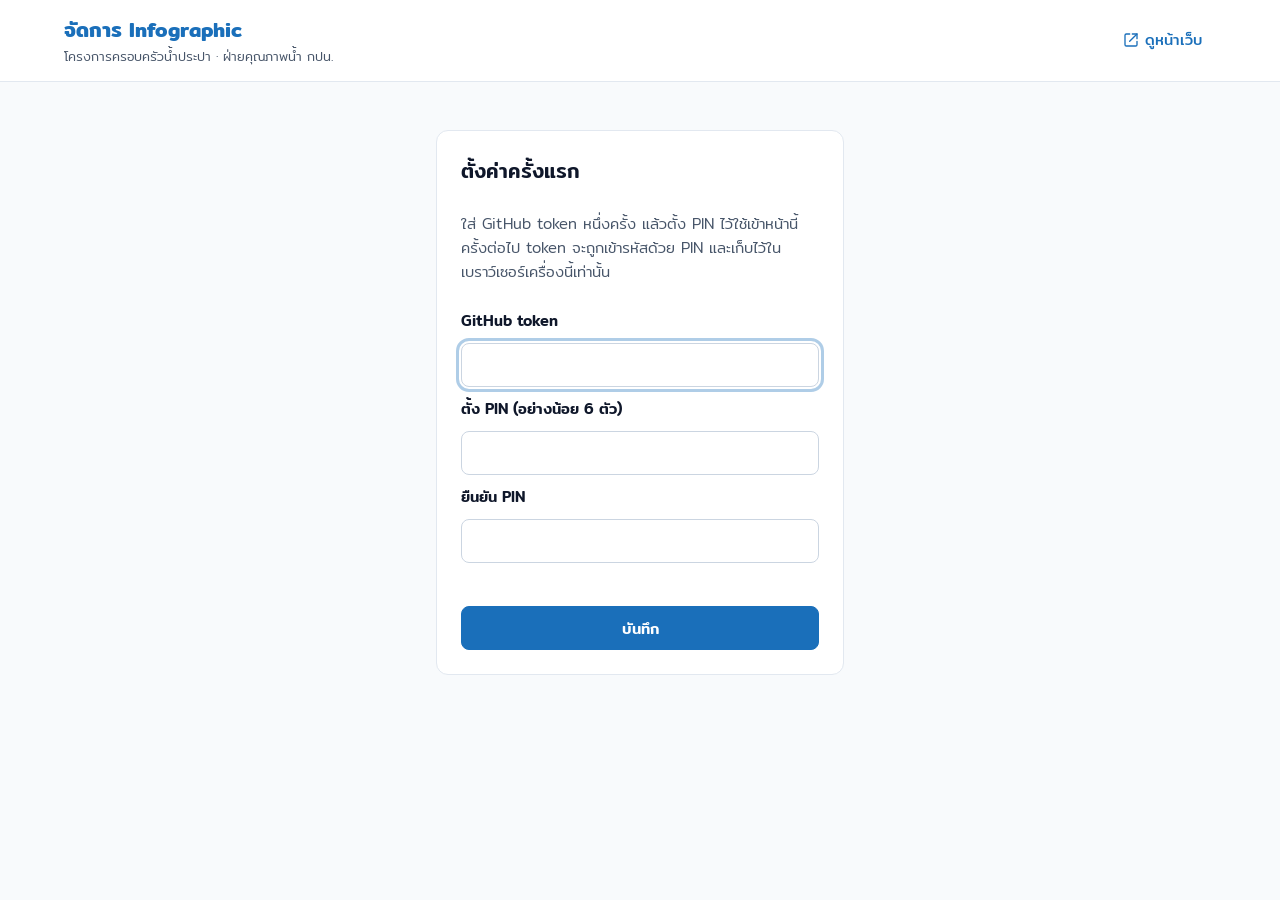
<file: admin.html>
<!DOCTYPE html>
<html lang="th">
<head>
  <meta charset="UTF-8">
  <meta name="viewport" content="width=device-width, initial-scale=1">
  <meta name="robots" content="noindex, nofollow">
  <title>จัดการ Infographic</title>
  <link rel="shortcut icon" href="assets/images/th-full-96x96.png" type="image/x-icon">
  <link rel="preconnect" href="https://fonts.googleapis.com">
  <link href="https://fonts.googleapis.com/css2?family=Mitr:wght@300;400;500;600&display=swap" rel="stylesheet">
  <link rel="stylesheet" href="assets/admin/admin.css">
</head>
<body>
  <header class="topbar">
    <div class="topbar-inner">
      <div class="brand">
        <span class="brand-title">จัดการ Infographic</span>
        <span class="brand-sub">โครงการครอบครัวน้ำประปา · ฝ่ายคุณภาพน้ำ กปน.</span>
      </div>
      <div class="topbar-actions">
        <a class="link-btn" href="index.html" target="_blank" rel="noopener">
          <svg width="16" height="16" viewBox="0 0 24 24" fill="none" stroke="currentColor" stroke-width="2" stroke-linecap="round" stroke-linejoin="round" aria-hidden="true"><path d="M14 3h7v7"/><path d="M10 14 21 3"/><path d="M21 14v5a2 2 0 0 1-2 2H5a2 2 0 0 1-2-2V5a2 2 0 0 1 2-2h5"/></svg>
          ดูหน้าเว็บ
        </a>
        <button type="button" class="btn" id="lock-btn" hidden>ล็อกหน้านี้</button>
      </div>
    </div>
  </header>

  <!-- ===== Gate ===== -->
  <main id="gate" class="gate">
    <div id="gate-setup" class="card gate-card" hidden>
      <h1>ตั้งค่าครั้งแรก</h1>
      <p class="muted">ใส่ GitHub token หนึ่งครั้ง แล้วตั้ง PIN ไว้ใช้เข้าหน้านี้ครั้งต่อไป token จะถูกเข้ารหัสด้วย PIN และเก็บไว้ในเบราว์เซอร์เครื่องนี้เท่านั้น</p>
      <label for="setup-token">GitHub token</label>
      <input type="password" id="setup-token" autocomplete="off">
      <label for="setup-pin">ตั้ง PIN (อย่างน้อย 6 ตัว)</label>
      <input type="password" id="setup-pin" autocomplete="new-password">
      <label for="setup-pin-confirm">ยืนยัน PIN</label>
      <input type="password" id="setup-pin-confirm" autocomplete="new-password">
      <p id="setup-error" class="error" role="alert"></p>
      <button type="button" class="btn btn-primary" id="setup-save">บันทึก</button>
    </div>

    <div id="gate-pin" class="card gate-card" hidden>
      <h1>เข้าสู่ระบบ</h1>
      <label for="pin-input">PIN</label>
      <input type="password" id="pin-input" autocomplete="current-password">
      <p id="pin-error" class="error" role="alert"></p>
      <button type="button" class="btn btn-primary" id="pin-unlock">เข้าสู่ระบบ</button>
      <p class="small"><a href="#" id="pin-forgot">ลืม PIN? ตั้งค่าใหม่</a></p>
    </div>
  </main>

  <!-- ===== App ===== -->
  <main id="admin-app" class="layout" hidden>
    <section class="col-side">
      <h2>เพิ่ม infographic ใหม่</h2>

      <label class="dropzone" id="dropzone" for="upload-file">
        <svg width="36" height="36" viewBox="0 0 24 24" fill="none" stroke="currentColor" stroke-width="1.8" stroke-linecap="round" stroke-linejoin="round" aria-hidden="true"><path d="M12 16V4"/><path d="m6 10 6-6 6 6"/><path d="M4 16v3a2 2 0 0 0 2 2h12a2 2 0 0 0 2-2v-3"/></svg>
        <span class="dz-title">ลากไฟล์มาวาง หรือคลิกเพื่อเลือก</span>
        <span class="dz-sub">JPG หรือ PNG · เลือกได้หลายไฟล์ · ระบบย่อขนาดให้อัตโนมัติ</span>
      </label>
      <input type="file" id="upload-file" accept="image/*" multiple class="visually-hidden">

      <div id="pending-list" class="pending-list"></div>

      <div class="card info">
        <strong>หน้าแรกแสดง <span id="limit-count"></span> รูปแรก</strong>
        <span>รูปที่อยู่ต่ำกว่าเส้นประยังเก็บไว้ ไม่ถูกลบ เลื่อนขึ้นมาเมื่อไหร่ก็กลับมาแสดง</span>
        <span>การเปลี่ยนแปลงทั้งหมดจะบันทึกในครั้งเดียวเมื่อกด “บันทึกและเผยแพร่”</span>
      </div>
    </section>

    <section class="col-main">
      <div class="list-head">
        <h2>ลำดับบนหน้าเว็บ</h2>
        <span class="muted" id="list-count"></span>
      </div>

      <div id="banner" class="banner" role="status" hidden></div>

      <div class="card list" id="item-list">
        <p class="list-empty">กำลังโหลด…</p>
      </div>

      <div class="savebar" id="savebar" hidden>
        <span id="savebar-text">มีการเปลี่ยนแปลงที่ยังไม่ได้บันทึก</span>
        <div class="savebar-actions">
          <button type="button" class="btn btn-ghost" id="discard-btn">ยกเลิก</button>
          <button type="button" class="btn btn-light" id="save-btn">บันทึกและเผยแพร่</button>
        </div>
      </div>
    </section>
  </main>

  <script src="assets/admin/github-api.js"></script>
  <script src="assets/admin/crypto-vault.js"></script>
  <script src="assets/admin/manifest-utils.js"></script>
  <script src="assets/admin/image-compress.js"></script>
  <script src="assets/admin/admin-app.js"></script>
</body>
</html>
</file>
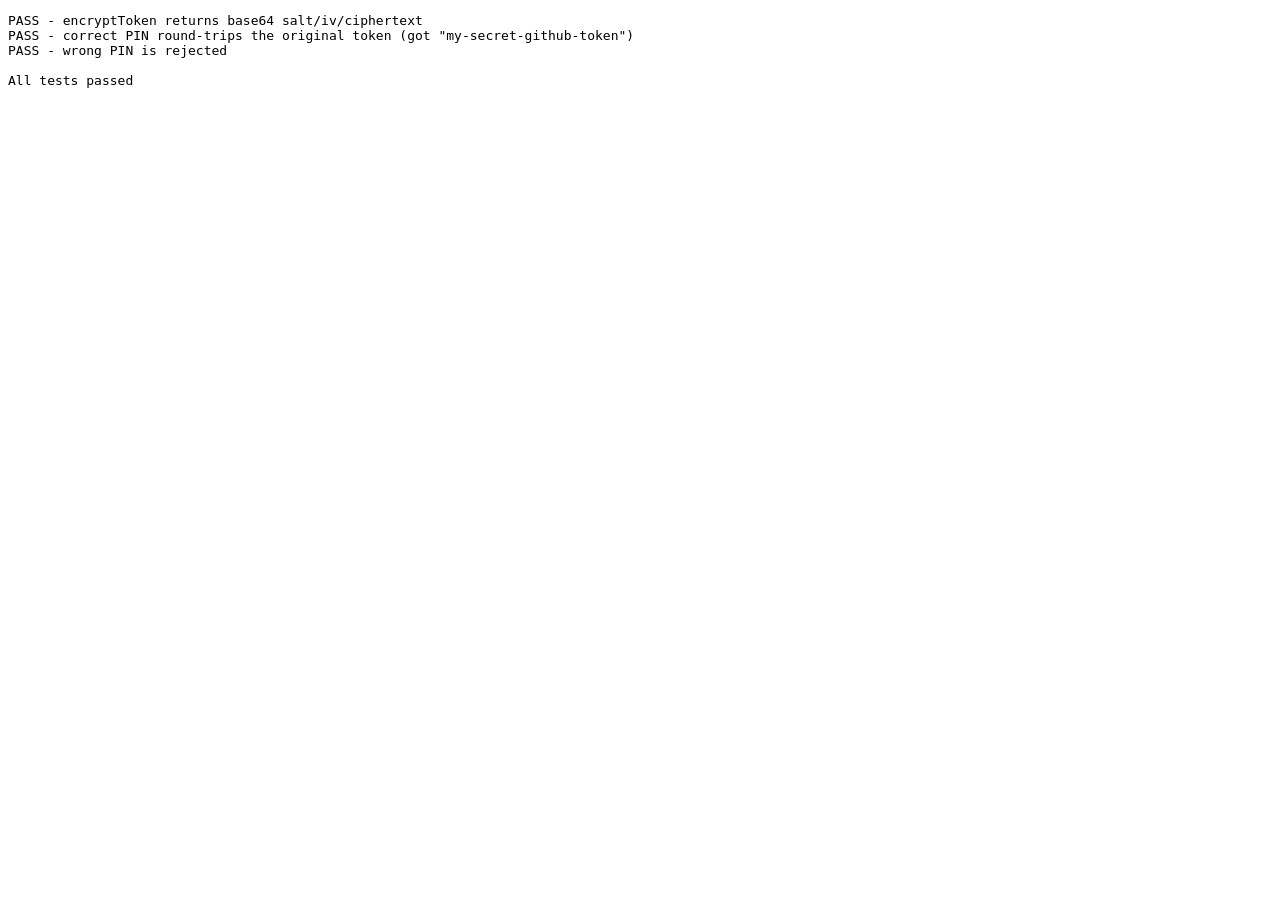
<file: assets/admin/crypto-vault.selftest.html>
<!DOCTYPE html>
<html>
<head><meta charset="UTF-8"><title>crypto-vault self-test</title></head>
<body>
  <pre id="results">Running...</pre>
  <script src="crypto-vault.js"></script>
  <script>
    (function () {
      var lines = [];
      var failures = 0;

      function record(pass, label, extra) {
        if (!pass) failures += 1;
        lines.push((pass ? 'PASS' : 'FAIL') + ' - ' + label + (extra ? ' (' + extra + ')' : ''));
      }

      function finish() {
        document.getElementById('results').textContent =
          lines.join('\n') + '\n\n' + (failures === 0 ? 'All tests passed' : failures + ' test(s) FAILED');
      }

      CryptoVault.encryptToken('my-secret-github-token', '1234')
        .then(function (vault) {
          record(
            typeof vault.salt === 'string' && typeof vault.iv === 'string' && typeof vault.ciphertext === 'string',
            'encryptToken returns base64 salt/iv/ciphertext'
          );

          return CryptoVault.decryptToken(vault, '1234').then(function (decrypted) {
            record(decrypted === 'my-secret-github-token', 'correct PIN round-trips the original token', 'got "' + decrypted + '"');
          }).then(function () {
            return CryptoVault.decryptToken(vault, '9999').then(function () {
              record(false, 'wrong PIN is rejected', 'decrypt unexpectedly succeeded');
            }).catch(function () {
              record(true, 'wrong PIN is rejected');
            });
          });
        })
        .then(finish)
        .catch(function (e) {
          record(false, 'unexpected exception during test run', e.message);
          finish();
        });
    })();
  </script>
</body>
</html>
</file>
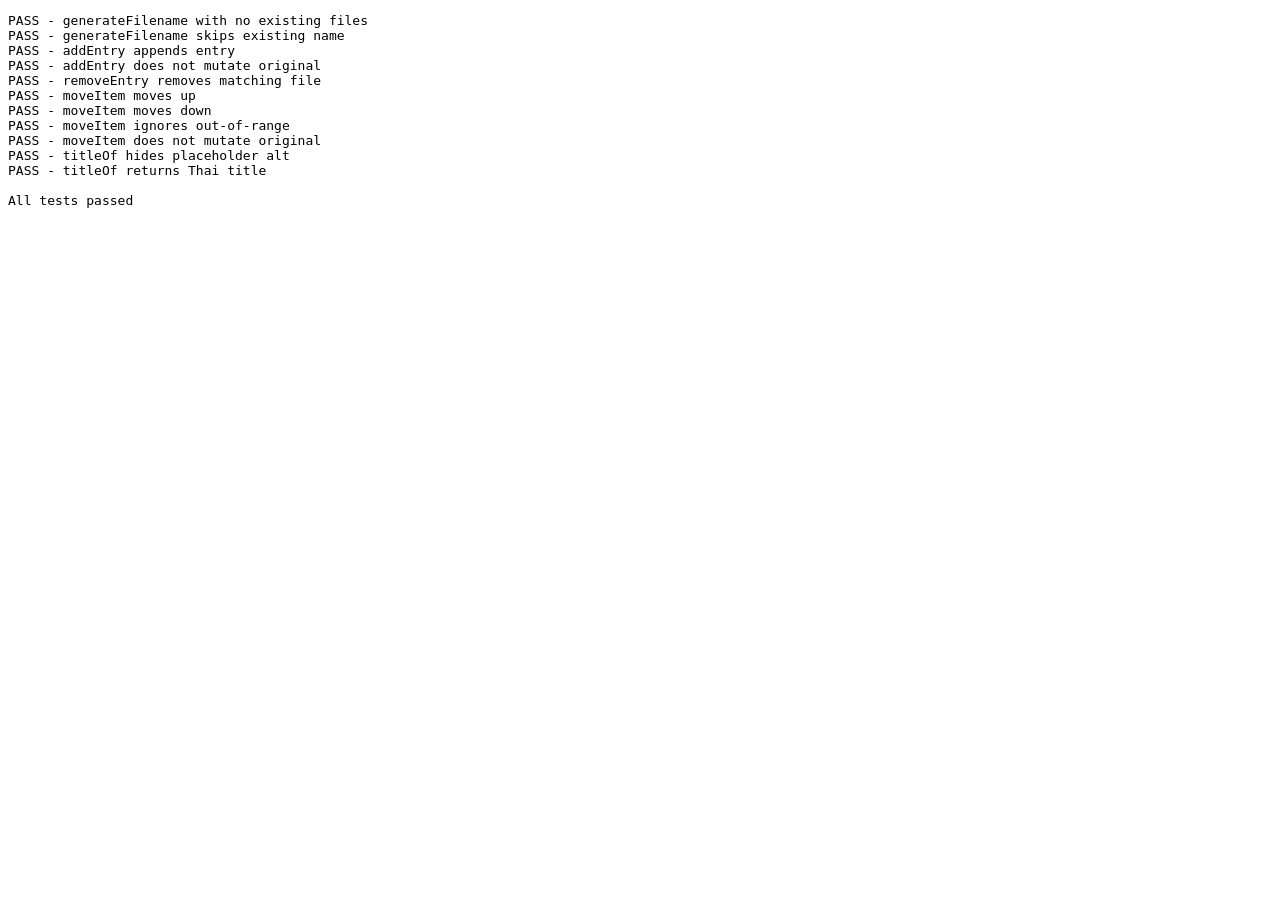
<file: assets/admin/manifest-utils.selftest.html>
<!DOCTYPE html>
<html>
<head><meta charset="UTF-8"><title>manifest-utils self-test</title></head>
<body>
  <pre id="results">Running...</pre>
  <script src="manifest-utils.js"></script>
  <script>
    (function () {
      var lines = [];
      var failures = 0;

      function assertEqual(actual, expected, label) {
        var pass = JSON.stringify(actual) === JSON.stringify(expected);
        if (!pass) failures += 1;
        lines.push((pass ? 'PASS' : 'FAIL') + ' - ' + label +
          (pass ? '' : ' (expected ' + JSON.stringify(expected) + ', got ' + JSON.stringify(actual) + ')'));
      }

      assertEqual(
        ManifestUtils.generateFilename(new Date(2026, 6, 12), []),
        'infographic-20260712-1.jpg',
        'generateFilename with no existing files'
      );

      assertEqual(
        ManifestUtils.generateFilename(new Date(2026, 6, 12), ['assets/images/infographic-20260712-1.jpg']),
        'infographic-20260712-2.jpg',
        'generateFilename skips existing name'
      );

      var original = [{ file: 'a.jpg', alt: 'x' }];
      var added = ManifestUtils.addEntry(original, { file: 'b.jpg', alt: 'y' });
      assertEqual(added, [{ file: 'a.jpg', alt: 'x' }, { file: 'b.jpg', alt: 'y' }], 'addEntry appends entry');
      assertEqual(original, [{ file: 'a.jpg', alt: 'x' }], 'addEntry does not mutate original');

      var withTwo = [{ file: 'a.jpg', alt: 'x' }, { file: 'b.jpg', alt: 'y' }];
      var removed = ManifestUtils.removeEntry(withTwo, 'a.jpg');
      assertEqual(removed, [{ file: 'b.jpg', alt: 'y' }], 'removeEntry removes matching file');

      var abc = ['a', 'b', 'c'];
      assertEqual(ManifestUtils.moveItem(abc, 2, -1), ['a', 'c', 'b'], 'moveItem moves up');
      assertEqual(ManifestUtils.moveItem(abc, 0, 1), ['b', 'a', 'c'], 'moveItem moves down');
      assertEqual(ManifestUtils.moveItem(abc, 0, -1), ['a', 'b', 'c'], 'moveItem ignores out-of-range');
      assertEqual(abc, ['a', 'b', 'c'], 'moveItem does not mutate original');

      assertEqual(ManifestUtils.titleOf({ file: 'a.jpg', alt: 'Infographic' }), '', 'titleOf hides placeholder alt');
      assertEqual(ManifestUtils.titleOf({ file: 'a.jpg', alt: 'คลอรีน' }), 'คลอรีน', 'titleOf returns Thai title');

      document.getElementById('results').textContent =
        lines.join('\n') + '\n\n' + (failures === 0 ? 'All tests passed' : failures + ' test(s) FAILED');
    })();
  </script>
</body>
</html>
</file>
<file: assets/admin/admin.css>
:root {
  --blue: #1a6fba;
  --blue-dark: #124f86;
  --blue-lt: #e8f1fb;
  --blue-line: #9cc0e4;
  --ink: #0f172a;
  --text: #334155;
  --muted: #475569;
  --line: #e2e8f0;
  --line-soft: #f1f5f9;
  --bg: #f8fafc;
  --danger: #b91c1c;
  --danger-line: #fecaca;
  --radius: 12px;
}

* { box-sizing: border-box; }

body {
  margin: 0;
  background: var(--bg);
  color: var(--ink);
  font-family: 'Mitr', sans-serif;
  font-weight: 300;
  font-size: 15px;
  line-height: 1.6;
  -webkit-font-smoothing: antialiased;
}

h1, h2 { margin: 0; font-weight: 500; }
h1 { font-size: 20px; }
h2 { font-size: 18px; }
a { color: var(--blue); }
a:hover { color: var(--blue-dark); }
button, input { font-family: inherit; font-size: 15px; }
[hidden] { display: none !important; }

.muted { color: var(--muted); }
.small { font-size: 13px; }
.error { color: var(--danger); min-height: 1.4em; margin: 0; font-size: 14px; }

.visually-hidden {
  position: absolute !important;
  width: 1px; height: 1px;
  overflow: hidden;
  clip: rect(0 0 0 0);
  white-space: nowrap;
}

/* ---- Buttons ---- */
.btn {
  min-height: 44px;
  padding: 0 16px;
  border-radius: 8px;
  border: 1px solid var(--line);
  background: #fff;
  color: var(--text);
  cursor: pointer;
}
.btn:hover { background: var(--line-soft); }
.btn:disabled { opacity: .4; cursor: not-allowed; }
.btn-primary { background: var(--blue); border-color: var(--blue); color: #fff; font-weight: 500; }
.btn-primary:hover { background: var(--blue-dark); }
.btn-ghost { background: transparent; border-color: #475569; color: #fff; }
.btn-ghost:hover { background: rgba(255,255,255,.08); }
.btn-light { background: #fff; border-color: #fff; color: var(--ink); font-weight: 500; }
.btn-light:hover { background: #e2e8f0; }

.link-btn {
  display: inline-flex; align-items: center; gap: 6px;
  min-height: 44px; padding: 0 14px;
  border-radius: 8px; text-decoration: none; font-weight: 400;
}
.link-btn:hover { background: var(--blue-lt); }

.icon-btn {
  width: 44px; height: 44px;
  display: inline-flex; align-items: center; justify-content: center;
  border: 1px solid var(--line); border-radius: 8px;
  background: #fff; color: var(--text); cursor: pointer;
}
.icon-btn:hover { background: var(--line-soft); }
.icon-btn:disabled { opacity: .35; cursor: not-allowed; }
.icon-btn.danger { border-color: var(--danger-line); color: var(--danger); }
.icon-btn.danger:hover { background: #fef2f2; }

input[type="text"], input[type="password"] {
  width: 100%;
  min-height: 44px;
  padding: 0 12px;
  border: 1px solid #cbd5e1;
  border-radius: 8px;
  color: var(--ink);
  background: #fff;
}
input:focus-visible, button:focus-visible, a:focus-visible, .dropzone:focus-within {
  outline: 3px solid rgba(26,111,186,.35);
  outline-offset: 2px;
}
label { font-weight: 500; }

/* ---- Top bar ---- */
.topbar { background: #fff; border-bottom: 1px solid var(--line); }
.topbar-inner {
  max-width: 1200px; margin: 0 auto; padding: 14px 24px;
  display: flex; flex-wrap: wrap; align-items: center; justify-content: space-between; gap: 12px;
}
.brand { display: flex; flex-direction: column; }
.brand-title { font-size: 20px; font-weight: 600; color: var(--blue); }
.brand-sub { font-size: 13px; color: var(--muted); }
.topbar-actions { display: flex; align-items: center; gap: 8px; }

/* ---- Cards ---- */
.card { background: #fff; border: 1px solid var(--line); border-radius: var(--radius); }

/* ---- Gate ---- */
.gate { max-width: 440px; margin: 48px auto; padding: 0 16px; }
.gate-card { padding: 24px; display: flex; flex-direction: column; gap: 10px; }
.gate-card .btn { margin-top: 4px; }

/* ---- Layout ---- */
.layout {
  max-width: 1200px; margin: 0 auto; padding: 28px 24px 64px;
  display: flex; flex-wrap: wrap; gap: 28px; align-items: flex-start;
}
.col-side { flex: 1 1 320px; min-width: 0; display: flex; flex-direction: column; gap: 16px; }
.col-main { flex: 999 1 560px; min-width: 0; display: flex; flex-direction: column; gap: 12px; }

/* ---- Dropzone ---- */
.dropzone {
  display: flex; flex-direction: column; align-items: center; gap: 8px;
  padding: 32px 20px;
  border: 2px dashed var(--blue-line); border-radius: var(--radius);
  background: var(--blue-lt); color: var(--blue);
  text-align: center; cursor: pointer; font-weight: 400;
  transition: background .15s, border-color .15s;
}
.dropzone:hover, .dropzone.dragover { background: #d6e7f8; border-color: var(--blue); }
.dz-title { font-size: 16px; font-weight: 500; color: var(--ink); }
.dz-sub { font-size: 13px; color: var(--muted); }

/* ---- Pending cards ---- */
.pending-list { display: flex; flex-direction: column; gap: 12px; }
.pending {
  padding: 16px; display: flex; flex-direction: column; gap: 12px;
  box-shadow: 0 4px 20px rgba(15,23,42,.06);
}
.pending-top { display: flex; gap: 14px; align-items: flex-start; }
.pending-thumb {
  width: 88px; height: 88px; object-fit: cover; object-position: top;
  border-radius: 8px; border: 1px solid var(--line); flex: none; background: var(--line-soft);
}
.pending-meta { display: flex; flex-direction: column; gap: 2px; min-width: 0; font-size: 13px; color: var(--muted); }
.pending-name { font-size: 15px; font-weight: 500; color: var(--ink); overflow-wrap: anywhere; }
.field { display: flex; flex-direction: column; gap: 6px; }
.hint { font-size: 13px; color: var(--muted); }
.note {
  display: flex; align-items: center; gap: 8px;
  padding: 10px 12px; background: var(--line-soft); border-radius: 8px;
  font-size: 13px; color: var(--text);
}
.actions { display: flex; gap: 8px; justify-content: flex-end; flex-wrap: wrap; }

.info { padding: 16px 18px; display: flex; flex-direction: column; gap: 6px; font-size: 14px; color: var(--text); }
.info strong { font-weight: 500; color: var(--ink); }

/* ---- List ---- */
.list-head { display: flex; align-items: baseline; justify-content: space-between; gap: 12px; flex-wrap: wrap; }
.list { overflow: hidden; }
.list-empty { margin: 0; padding: 24px; color: var(--muted); text-align: center; }

.row {
  display: flex; flex-wrap: wrap; align-items: center; gap: 14px;
  padding: 12px 16px; border-bottom: 1px solid var(--line-soft);
}
.row:last-child { border-bottom: none; }
.row-num { width: 24px; text-align: center; font-weight: 500; color: var(--muted); }
.row-thumb {
  width: 56px; height: 72px; object-fit: cover; object-position: top;
  border-radius: 6px; border: 1px solid var(--line); flex: none; background: var(--line-soft);
  cursor: zoom-in;
}
.row-body { flex: 1 1 220px; min-width: 0; display: flex; flex-direction: column; gap: 4px; }
.row-title {
  min-height: 40px !important;
  border-color: transparent !important;
  background: var(--bg) !important;
  font-weight: 400;
  padding: 0 10px !important;
}
.row-title:hover { border-color: var(--line) !important; }
.row-title:focus { border-color: var(--blue) !important; background: #fff !important; }
.row-title::placeholder { color: #94a3b8; font-weight: 300; }
.row-meta { display: flex; flex-wrap: wrap; align-items: center; gap: 8px; font-size: 12px; color: var(--muted); padding-left: 2px; }
.row-actions { display: flex; align-items: center; gap: 4px; }

.chip { padding: 1px 8px; border-radius: 999px; }
.chip-live { background: #dcfce7; color: #14532d; }
.chip-new { background: var(--blue-lt); color: var(--blue-dark); }
.chip-publishing { background: #fef3c7; color: #78350f; }
.chip-hidden { background: var(--line-soft); color: var(--muted); }

.divider {
  display: flex; align-items: center; gap: 10px;
  padding: 10px 16px; background: var(--bg); border-bottom: 1px solid var(--line-soft);
  font-size: 13px; color: var(--muted);
}
.divider::before, .divider::after { content: ''; flex: 1; border-top: 2px dashed #cbd5e1; }

.banner { display: flex; align-items: center; gap: 10px; padding: 12px 16px; border-radius: 10px; font-size: 14px; }
.banner.ok { background: #dcfce7; color: #14532d; }
.banner.err { background: #fef2f2; color: #7f1d1d; border: 1px solid var(--danger-line); }
.banner.busy { background: var(--blue-lt); color: var(--blue-dark); }

.savebar {
  position: sticky; bottom: 16px;
  display: flex; flex-wrap: wrap; align-items: center; justify-content: space-between; gap: 12px;
  padding: 14px 18px; border-radius: var(--radius);
  background: var(--ink); color: #fff;
  box-shadow: 0 12px 40px rgba(15,23,42,.25);
}
.savebar-actions { display: flex; gap: 8px; }

@media (max-width: 600px) {
  .layout { padding: 20px 16px 48px; gap: 20px; }
  .topbar-inner { padding: 12px 16px; }
  .row { gap: 10px; padding: 12px; }
  .row-actions { width: 100%; justify-content: flex-end; }
}
</file>
